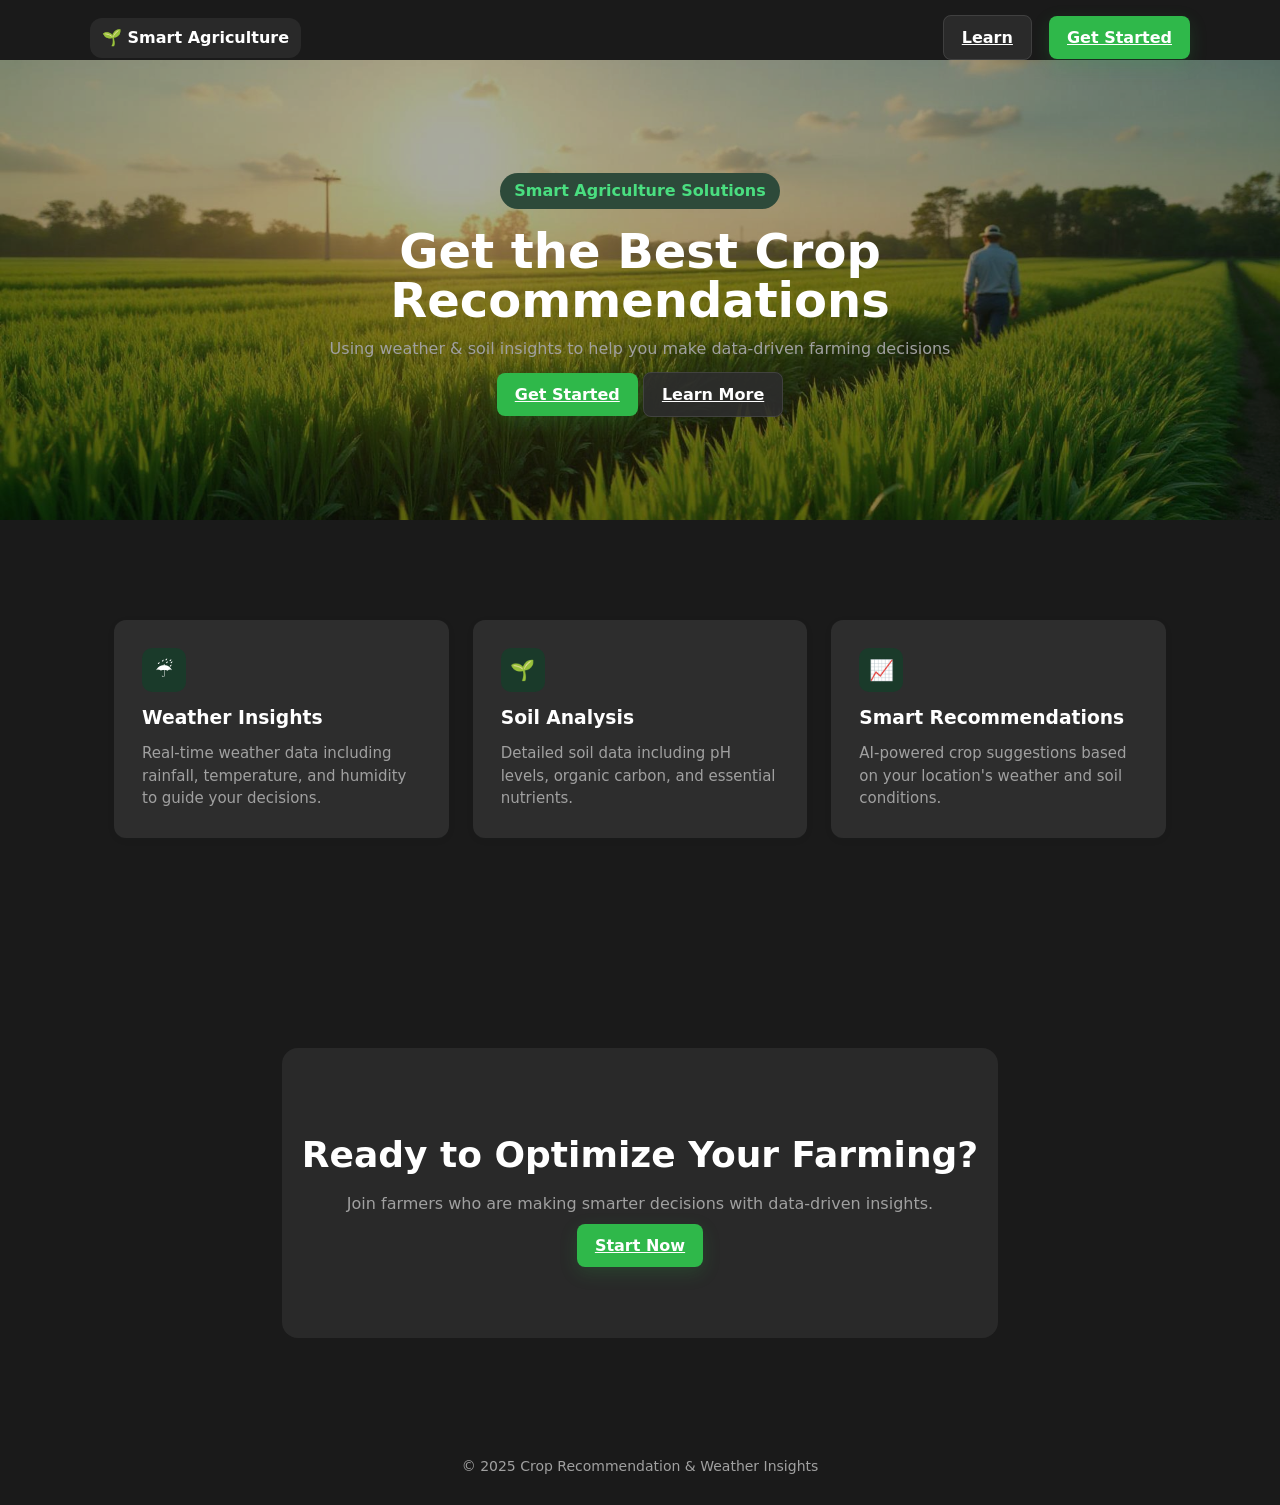
<file: agriplatform/Landing Page/index.html>
<!doctype html>
<html lang="en">
<head>
  <meta charset="utf-8" />
  <meta name="viewport" content="width=device-width, initial-scale=1" />
  <title>Crop Recommendation & Weather Insights</title>
  <link rel="stylesheet" href="styles.css">
</head>
<body>
  <header class="site-header">
    <nav class="nav">
      <div class="logo">🌱 Smart Agriculture</div>
      <div class="nav-actions">
        <a class="btn ghost" id="learn" href="../Get-started/location.html">Learn</a>
        <a class="btn primary" id="get-started" href="../Get-started/location.html">Get Started</a>
      </div>
    </nav> 
  </header>

  <section class="hero">
    <img src="hero-farm.jpg" alt="fields" class="hero-bg">
    <div class="hero-inner">
      <span class="badge">Smart Agriculture Solutions</span>
      <h1>Get the Best Crop Recommendations</h1>
      <p class="sub">Using weather & soil insights to help you make data-driven farming decisions</p>
      <div class="hero-ctas">
        <a class="btn primary" id="start-now" href="../Get-started/location.html">Get Started</a>
        <a class="btn ghost" id="learn-more" href="../learn_more/index1.html">Learn More</a>
      </div>
    </div>
  </section>

  <main class="features-section">
    <div class="cards container">
      <div class="card">
        <div class="icon">☔</div>
        <h3>Weather Insights</h3>
        <p>Real-time weather data including rainfall, temperature, and humidity to guide your decisions.</p>
      </div>

      <div class="card">
        <div class="icon">🌱</div>
        <h3>Soil Analysis</h3>
        <p>Detailed soil data including pH levels, organic carbon, and essential nutrients.</p>
      </div>

      <div class="card">
        <div class="icon">📈</div>
        <h3>Smart Recommendations</h3>
        <p>AI-powered crop suggestions based on your location's weather and soil conditions.</p>
      </div>
    </div>
  </main>

  <section class="cta-section">

    <div class="cta-inner">
      <h2>Ready to Optimize Your Farming?</h2>
      <p>Join farmers who are making smarter decisions with data-driven insights.</p>
      <a class="btn primary" id="start-cta" href="../Get-started/location.html">Start Now</a>
    </div>
  </section>

  <footer class="site-footer">
    <p>© 2025 Crop Recommendation & Weather Insights</p>
  </footer>

  <script src="script.js"></script>
</body>
</html>
</file>
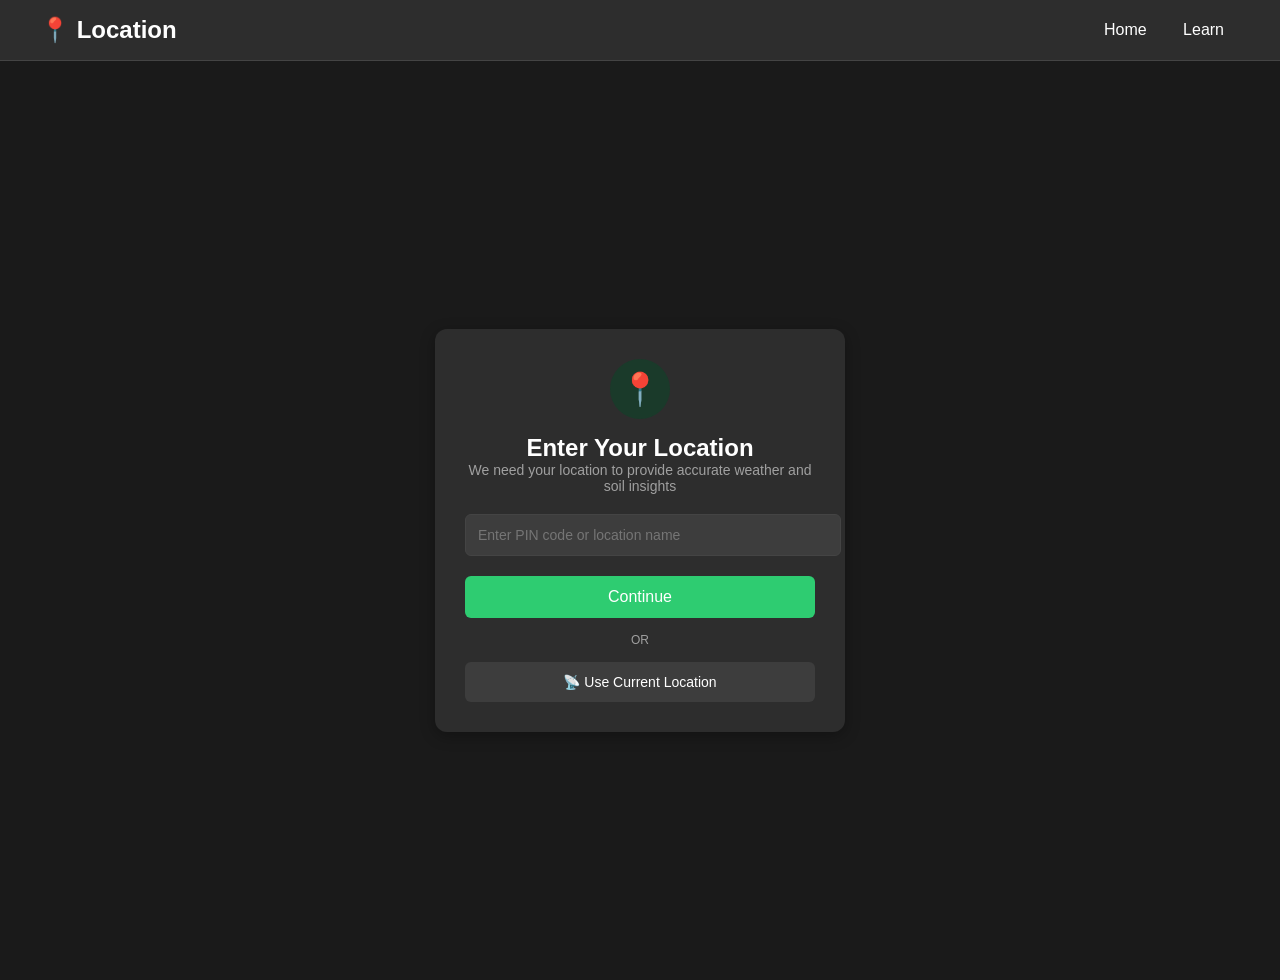
<file: agriplatform/Get-started/location.html>
<!-- index.html -->
<!DOCTYPE html>
<html lang="en">
<head>
  <meta charset="UTF-8" />
  <meta name="viewport" content="width=device-width, initial-scale=1.0" />
  <title>Location Prompt</title>
  <link rel="stylesheet" href="location.css" />
</head>
<body>
  <header class="site-header">
    <nav class="nav">
      <div class="logo">📍 Location</div>
      <div class="nav-actions">
        <a href="../Landing Page/index.html">Home</a>
        <a href="../learn_more/index1.html">Learn</a>
      </div>
    </nav>
  </header>

  <div class="container">
    <div class="card">
      <div class="icon">📍</div>
      <h2>Enter Your Location</h2>
      <p class="subtitle">We need your location to provide accurate weather and soil insights</p>

      <input type="text" id="locationInput" placeholder="Enter PIN code or location name" />

      <button id="continueBtn" class="primary-btn">Continue</button>

      <div class="divider">OR</div>

      <button id="currentLocationBtn" class="secondary-btn">📡 Use Current Location</button>
    </div>
  </div>

  <script src="location.js"></script>
</body>
</html>
</file>
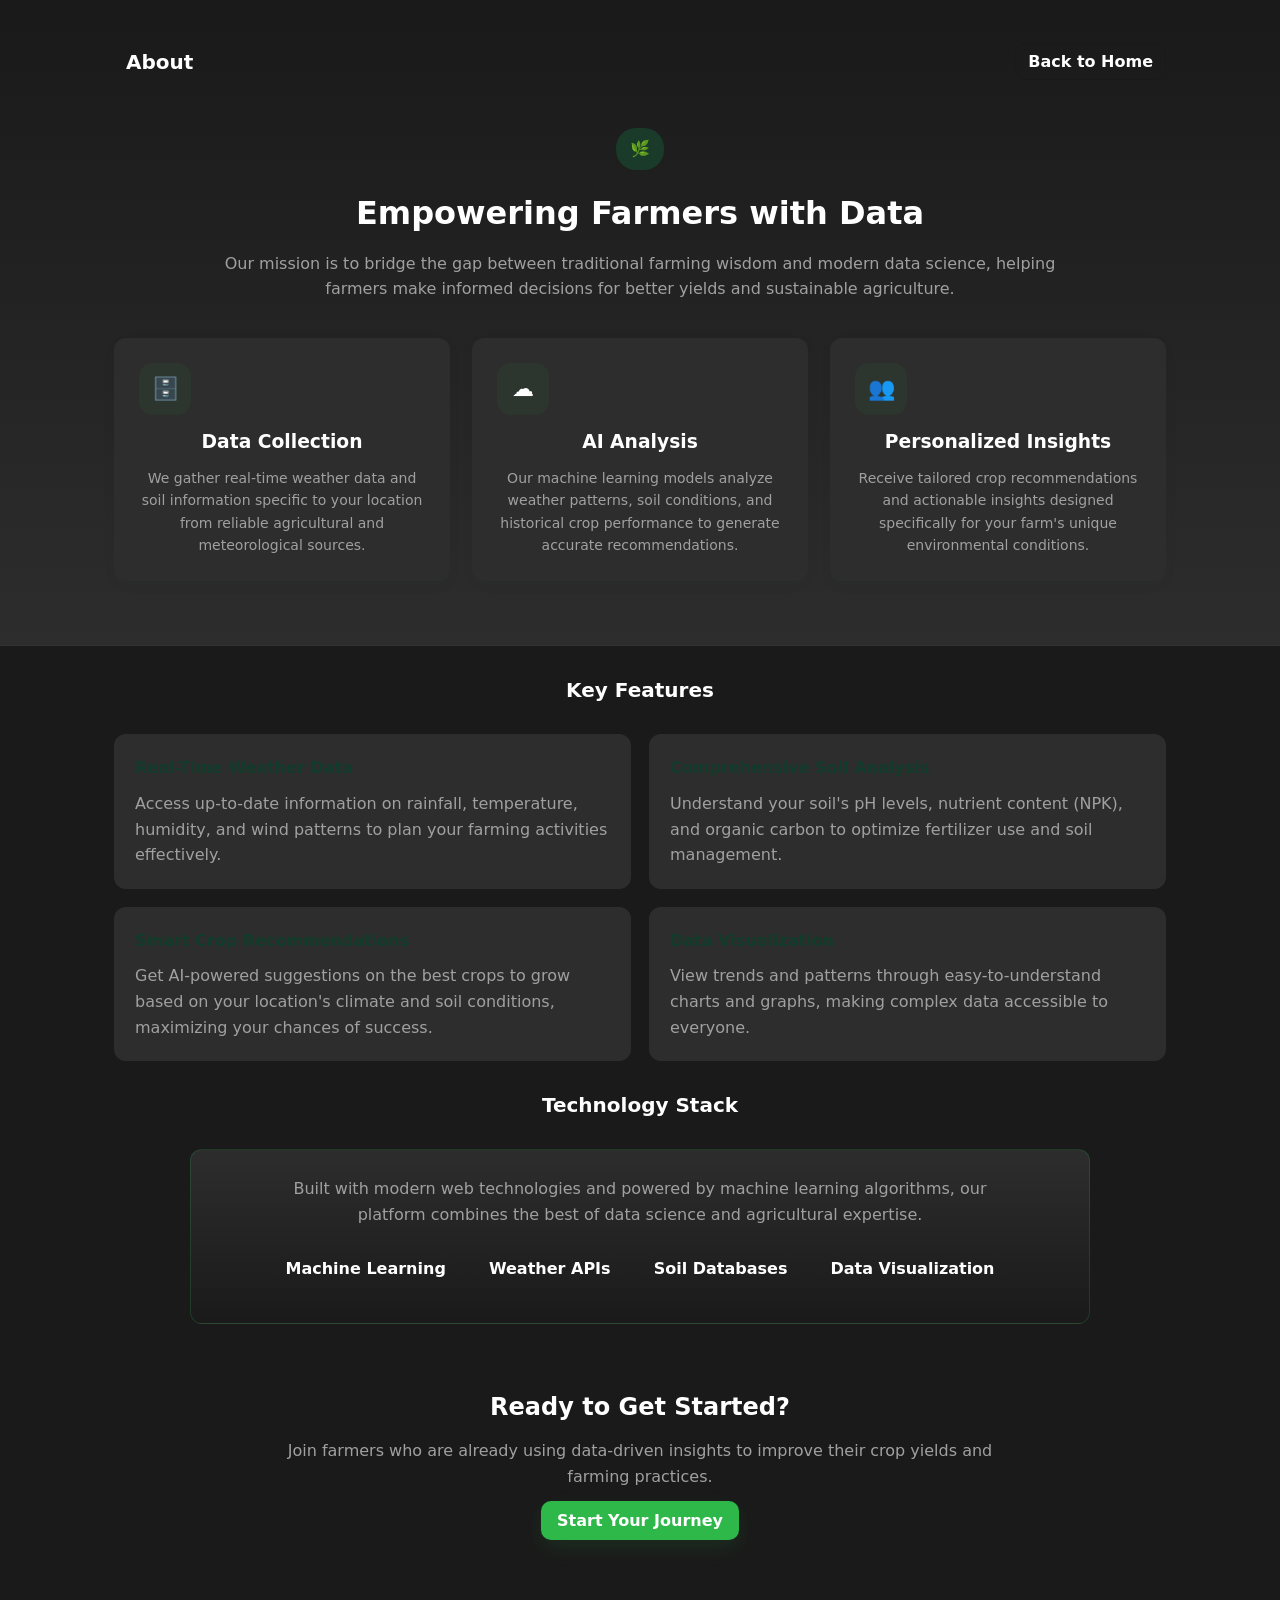
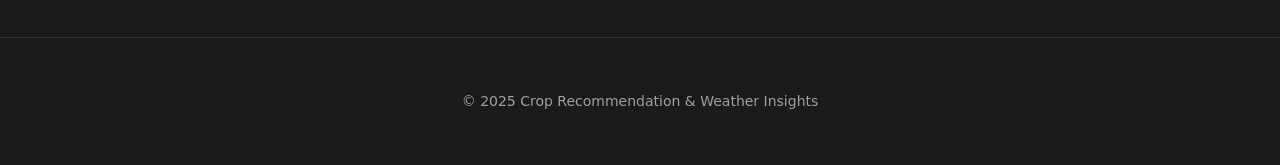
<file: agriplatform/learn_more/index1.html>
<!doctype html>
<html lang="en">
<head>
  <meta charset="utf-8" />
  <meta name="viewport" content="width=device-width, initial-scale=1" />
  <title>About — Crop Recommendation</title>
  <link rel="stylesheet" href="styles1.css">
</head>
<body>
  <header class="site-header">
    <div class="nav container" style="align-items:center;">
      <div class="logo">About</div>
      <div class="nav-actions">
        <a href="../Landing Page/index.html" class="btn ghost">Back to Home</a>
      </div>
    </div>
  </header>

  <main style="padding-top:20px;">
    <section class="about-hero">
      <div class="container">
        <div class="badge">🌿</div>
        <h1>Empowering Farmers with Data</h1>
        <p>Our mission is to bridge the gap between traditional farming wisdom and modern data science, helping farmers make informed decisions for better yields and sustainable agriculture.</p>

        <div class="how-grid" aria-label="How it works">
          <div class="card">
            <div class="icon">🗄️</div>
            <h3>Data Collection</h3>
            <p>We gather real-time weather data and soil information specific to your location from reliable agricultural and meteorological sources.</p>
          </div>
          <div class="card">
            <div class="icon">☁️</div>
            <h3>AI Analysis</h3>
            <p>Our machine learning models analyze weather patterns, soil conditions, and historical crop performance to generate accurate recommendations.</p>
          </div>
          <div class="card">
            <div class="icon">👥</div>
            <h3>Personalized Insights</h3>
            <p>Receive tailored crop recommendations and actionable insights designed specifically for your farm's unique environmental conditions.</p>
          </div>
        </div>
      </div>
    </section>

    <section class="container" style="padding-top:28px;">
      <h3 style="text-align:center;font-size:20px;margin-bottom:14px;">Key Features</h3>
      <div class="features-grid">
        <div class="feature-card">
          <h4 style="margin-bottom:10px;color:#123b2c;">Real-Time Weather Data</h4>
          <p>Access up-to-date information on rainfall, temperature, humidity, and wind patterns to plan your farming activities effectively.</p>
        </div>
        <div class="feature-card">
          <h4 style="margin-bottom:10px;color:#123b2c;">Comprehensive Soil Analysis</h4>
          <p>Understand your soil's pH levels, nutrient content (NPK), and organic carbon to optimize fertilizer use and soil management.</p>
        </div>
        <div class="feature-card">
          <h4 style="margin-bottom:10px;color:#123b2c;">Smart Crop Recommendations</h4>
          <p>Get AI-powered suggestions on the best crops to grow based on your location's climate and soil conditions, maximizing your chances of success.</p>
        </div>
        <div class="feature-card">
          <h4 style="margin-bottom:10px;color:#123b2c;">Data Visualization</h4>
          <p>View trends and patterns through easy-to-understand charts and graphs, making complex data accessible to everyone.</p>
        </div>
      </div>

      <h3 style="text-align:center;font-size:20px;margin:28px 0 10px;">Technology Stack</h3>
      <div class="tech-box">
        <p style="max-width:760px;margin:0 auto;color:var(--muted)">Built with modern web technologies and powered by machine learning algorithms, our platform combines the best of data science and agricultural expertise.</p>
        <div style="margin-top:14px;">
          <span class="pill">Machine Learning</span>
          <span class="pill">Weather APIs</span>
          <span class="pill">Soil Databases</span>
          <span class="pill">Data Visualization</span>
        </div>
      </div>

      <div class="final-cta">
        <h3>Ready to Get Started?</h3>
        <p>Join farmers who are already using data-driven insights to improve their crop yields and farming practices.</p>
        <a href="../Get-started/location.html" class="btn primary">Start Your Journey</a>
      </div>
    </section>
  </main>

  <footer class="site-footer">
    <div class="container">© 2025 Crop Recommendation & Weather Insights</div>
  </footer>

  <script src="script1.js"></script>
</body>
</html>
</file>
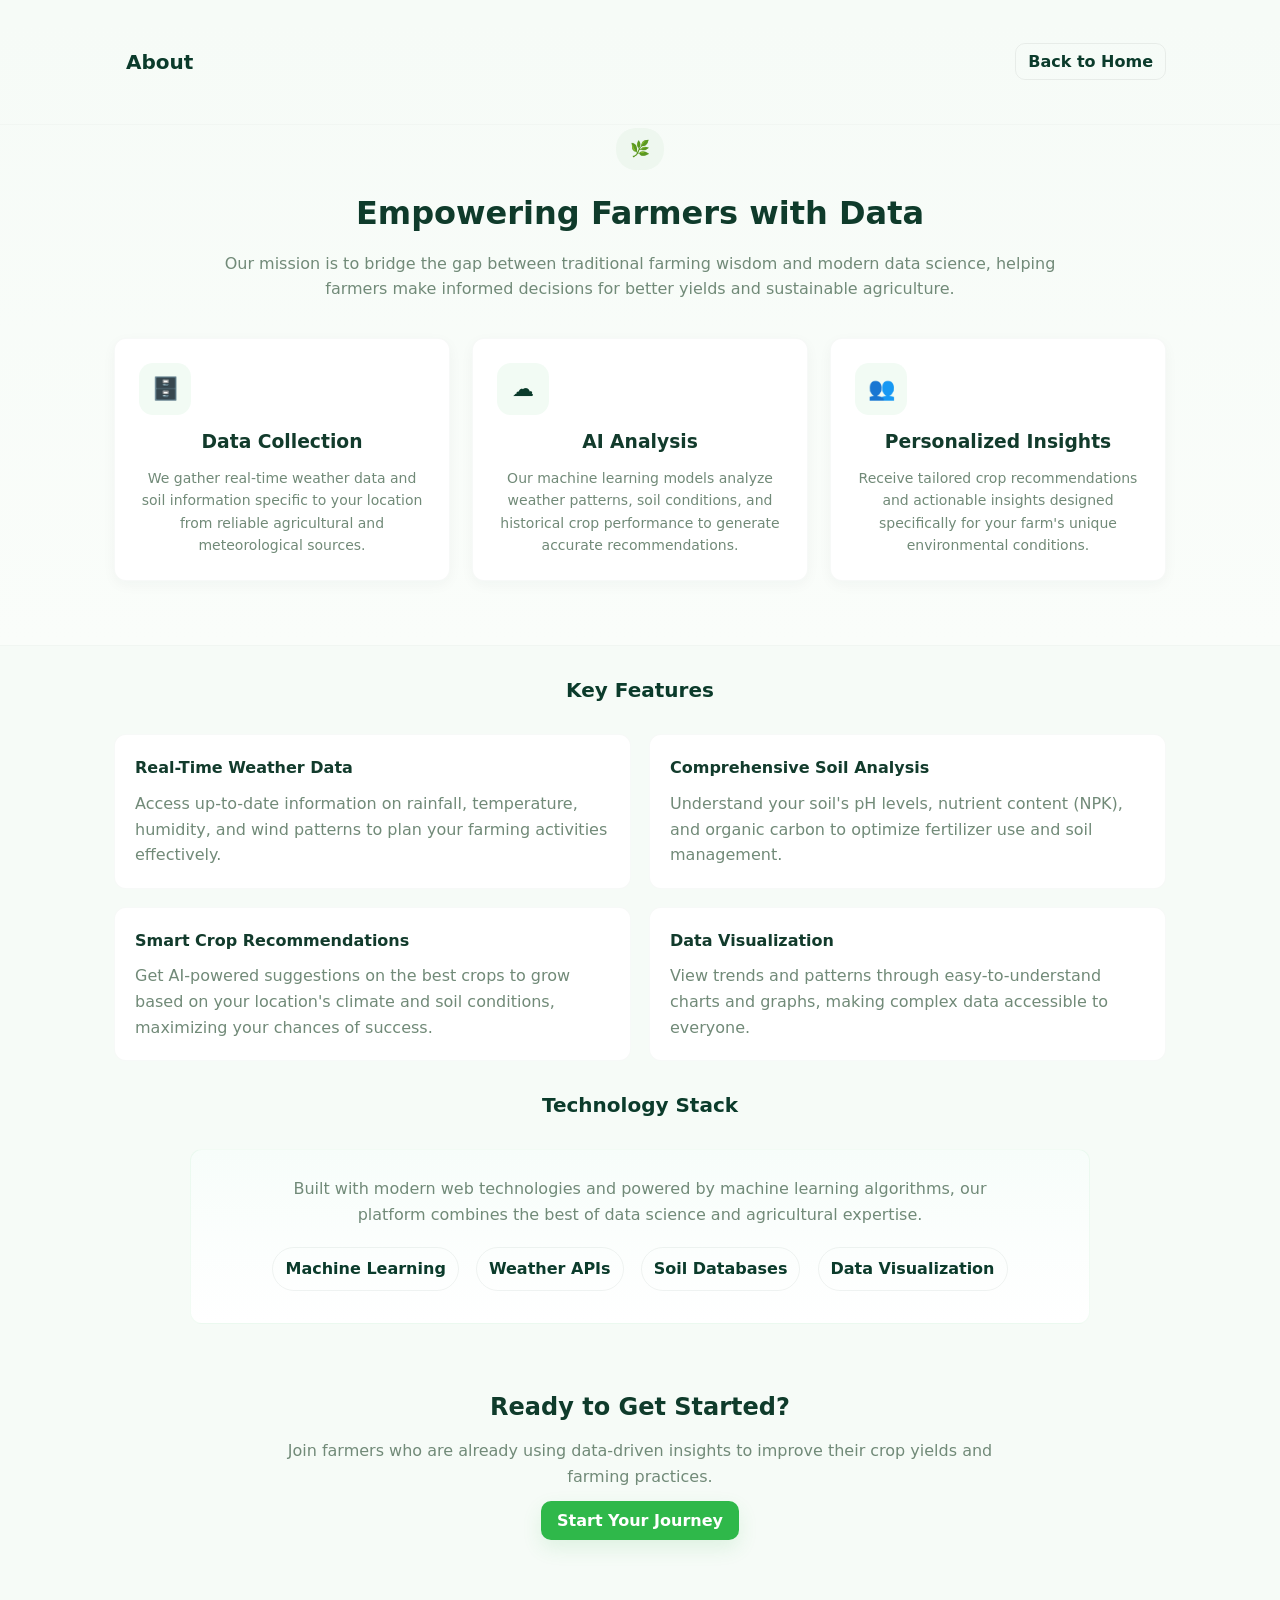
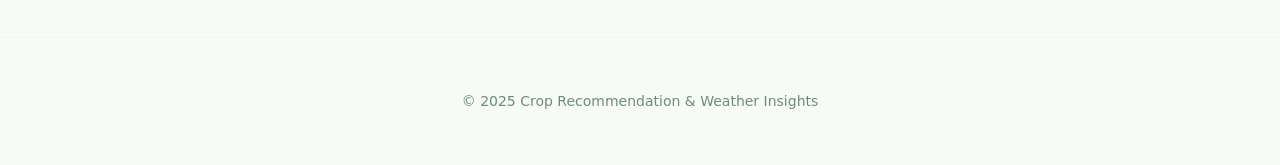
<file: Learn-more/agriplatform/about.html>
<!doctype html>
<html lang="en">
<head>
  <meta charset="utf-8" />
  <meta name="viewport" content="width=device-width, initial-scale=1" />
  <title>About — Crop Recommendation</title>
  <link rel="stylesheet" href="styles.css">
</head>
<body>
  <header class="site-header">
    <div class="nav container" style="align-items:center;">
      <div class="logo">About</div>
      <div class="nav-actions">
        <a href="index.html" class="btn ghost">Back to Home</a>
      </div>
    </div>
  </header>

  <main style="padding-top:20px;">
    <section class="about-hero">
      <div class="container">
        <div class="badge">🌿</div>
        <h1>Empowering Farmers with Data</h1>
        <p>Our mission is to bridge the gap between traditional farming wisdom and modern data science, helping farmers make informed decisions for better yields and sustainable agriculture.</p>

        <div class="how-grid" aria-label="How it works">
          <div class="card">
            <div class="icon">🗄️</div>
            <h3>Data Collection</h3>
            <p>We gather real-time weather data and soil information specific to your location from reliable agricultural and meteorological sources.</p>
          </div>
          <div class="card">
            <div class="icon">☁️</div>
            <h3>AI Analysis</h3>
            <p>Our machine learning models analyze weather patterns, soil conditions, and historical crop performance to generate accurate recommendations.</p>
          </div>
          <div class="card">
            <div class="icon">👥</div>
            <h3>Personalized Insights</h3>
            <p>Receive tailored crop recommendations and actionable insights designed specifically for your farm's unique environmental conditions.</p>
          </div>
        </div>
      </div>
    </section>

    <section class="container" style="padding-top:28px;">
      <h3 style="text-align:center;font-size:20px;margin-bottom:14px;">Key Features</h3>
      <div class="features-grid">
        <div class="feature-card">
          <h4 style="margin-bottom:10px;color:#123b2c;">Real-Time Weather Data</h4>
          <p>Access up-to-date information on rainfall, temperature, humidity, and wind patterns to plan your farming activities effectively.</p>
        </div>
        <div class="feature-card">
          <h4 style="margin-bottom:10px;color:#123b2c;">Comprehensive Soil Analysis</h4>
          <p>Understand your soil's pH levels, nutrient content (NPK), and organic carbon to optimize fertilizer use and soil management.</p>
        </div>
        <div class="feature-card">
          <h4 style="margin-bottom:10px;color:#123b2c;">Smart Crop Recommendations</h4>
          <p>Get AI-powered suggestions on the best crops to grow based on your location's climate and soil conditions, maximizing your chances of success.</p>
        </div>
        <div class="feature-card">
          <h4 style="margin-bottom:10px;color:#123b2c;">Data Visualization</h4>
          <p>View trends and patterns through easy-to-understand charts and graphs, making complex data accessible to everyone.</p>
        </div>
      </div>

      <h3 style="text-align:center;font-size:20px;margin:28px 0 10px;">Technology Stack</h3>
      <div class="tech-box">
        <p style="max-width:760px;margin:0 auto;color:var(--muted)">Built with modern web technologies and powered by machine learning algorithms, our platform combines the best of data science and agricultural expertise.</p>
        <div style="margin-top:14px;">
          <span class="pill">Machine Learning</span>
          <span class="pill">Weather APIs</span>
          <span class="pill">Soil Databases</span>
          <span class="pill">Data Visualization</span>
        </div>
      </div>

      <div class="final-cta">
        <h3>Ready to Get Started?</h3>
        <p>Join farmers who are already using data-driven insights to improve their crop yields and farming practices.</p>
        <a href="index.html" class="btn primary">Start Your Journey</a>
      </div>
    </section>
  </main>

  <footer class="site-footer">
    <div class="container">© 2025 Crop Recommendation & Weather Insights</div>
  </footer>

  <script src="script.js"></script>
</body>
</html>
</file>
<file: agriplatform/Landing Page/styles.css>
/* Simple styles to mimic the provided layout */
:root{
  --bg:#1a1a1a;
  --card:#2d2d2d;
  --primary:#2fb84a;
  --muted:#a0a0a0;
  --text:#ffffff;
}
*{box-sizing:border-box;margin:0;padding:0}
body{font-family:Inter, system-ui, -apple-system, "Segoe UI", Roboto, "Helvetica Neue", Arial; color:var(--text); background:var(--bg); line-height:1.5}
.container{max-width:1100px;margin:0 auto;padding:60px 24px;display:flex;gap:30px;align-items:stretch;justify-content:space-between}
.site-header{position:fixed;top:0;left:0;right:0;background:transparent;padding:18px 36px;z-index:30}
.nav{display:flex;justify-content:space-between;align-items:center;max-width:1100px;margin:0 auto}
.logo{font-weight:700;color:var(--text);background:rgba(45,45,45,0.8);padding:8px 12px;border-radius:12px}
.nav-actions .btn{margin-left:12px}

/* Buttons */
.btn{cursor:pointer;border:0;padding:12px 18px;border-radius:8px;font-weight:600}
.btn.primary{background:var(--primary);color:#fff;box-shadow:0 6px 18px rgba(47,184,74,0.18)}
.btn.ghost{background:rgba(45,45,45,0.9);color:var(--text);border:1px solid rgba(255,255,255,0.1)}

/* Hero */
.hero{position:relative;height:460px;display:flex;align-items:center;justify-content:center;overflow:hidden;margin-top:60px}
.hero-bg{position:absolute;inset:0;width:100%;height:100%;object-fit:cover;filter:brightness(0.7) saturate(0.9);opacity:0.95}
.hero-inner{position:relative;z-index:2;text-align:center;color:var(--text);max-width:900px;padding:60px 20px}
.badge{display:inline-block;background:#2d4a3a;color:#4ade80;padding:6px 14px;border-radius:20px;margin-bottom:18px;font-weight:700}
.hero-inner h1{font-size:48px;line-height:1.02;margin-bottom:12px;font-weight:800}
.sub{color:var(--muted);margin-bottom:22px}

/* Cards */
.features-section{background:var(--bg);padding:40px 0 60px}
.cards{gap:24px}
.card{flex:1;background:var(--card);padding:28px;border-radius:12px;box-shadow:0 2px 10px rgba(16,60,40,0.04);min-height:170px;display:flex;flex-direction:column;justify-content:flex-start}
.card .icon{width:44px;height:44px;border-radius:10px;background:#1a3a2a;display:flex;align-items:center;justify-content:center;font-size:20px;margin-bottom:12px}
.card h3{margin-bottom:10px;color:#ffffff}
.card p{color:var(--muted);font-size:15px;}

/* CTA Section */
.cta-section{position:relative;padding:60px 0;display:flex;align-items:center;justify-content:center;overflow:hidden}
.cta-bg{position:absolute;inset:0;width:100%;height:100%;object-fit:cover;filter:brightness(0.95) blur(0px);opacity:0.92}
.cta-inner{position:relative;z-index:2;text-align:center;padding:80px 20px;background:rgba(45,45,45,0.8);border-radius:16px;max-width:800px;margin:30px}
.cta-inner h2{font-size:36px;margin-bottom:10px}
.cta-inner p{color:var(--muted);margin-bottom:18px}

/* Footer */
.site-footer{padding:28px;text-align:center;color:var(--muted);font-size:14px}

/* Responsive */
@media (max-width:900px){
  .hero-inner h1{font-size:34px}
  .container{flex-direction:column;padding:40px 18px}
  .cards{flex-direction:column}
  .card{width:100%}
  .hero{height:360px}
}
</file>
<file: agriplatform/Get-started/location.css>
body, h2, p, input, button {
  margin: 0;
  padding: 0;
  font-family: Arial, sans-serif;
}
body {
  background: #1a1a1a;
  display: flex;
  justify-content: center;
  align-items: center;
  min-height: 100vh;
  padding-top: 80px;
}

.container {
  display: flex;
  justify-content: center;
  align-items: center;
  width: 100%;
}

.card {
  background: #2d2d2d;
  padding: 30px;
  width: 350px;
  text-align: center;
  border-radius: 12px;
  box-shadow: 0 4px 15px rgba(0, 0, 0, 0.3);
  color: #ffffff;
}

.icon {
  font-size: 32px;
  background: #1a3a2a;
  width: 60px;
  height: 60px;
  display: flex;
  justify-content: center;
  align-items: center;
  border-radius: 50%;
  margin: 0 auto 15px;
}

.subtitle {
  color: #a0a0a0;
  font-size: 14px;
  margin-bottom: 20px;
}

input {
  width: 100%;
  padding: 12px;
  border: 1px solid #444;
  border-radius: 6px;
  font-size: 14px;
  margin-bottom: 20px;
  background: #3d3d3d;
  color: #ffffff;
}

.primary-btn {
  width: 100%;
  padding: 12px;
  background: #2ecc71;
  border: none;
  color: white;
  font-size: 16px;
  cursor: pointer;
  border-radius: 6px;
  transition: 0.2s;
}

.primary-btn:hover {
  background: #27ae60;
}

.divider {
  margin: 15px 0;
  font-size: 12px;
  color: #a0a0a0;
}

.secondary-btn {
  width: 100%;
  padding: 12px;
  background: #3d3d3d;
  border: none;
  color: #ffffff;
  font-size: 14px;
  cursor: pointer;
  border-radius: 6px;
  display: flex;
  justify-content: center;
  align-items: center;
  gap: 8px;
}

.secondary-btn:hover {
  background: #4a4a4a;
}

/* Header styles */
.site-header {
  background: #2d2d2d;
  padding: 1rem 2rem;
  border-bottom: 1px solid #444;
  position: fixed;
  top: 0;
  left: 0;
  right: 0;
  z-index: 100;
}

.nav {
  display: flex;
  justify-content: space-between;
  align-items: center;
  max-width: 1200px;
  margin: 0 auto;
}

.logo {
  font-size: 1.5rem;
  font-weight: bold;
  color: #ffffff;
}

.nav-actions a {
  text-decoration: none;
  color: #ffffff;
  padding: 0.5rem 1rem;
  border-radius: 4px;
  transition: background 0.2s;
}

.nav-actions a:hover {
  background: #4a4a4a;
}
</file>
<file: agriplatform/learn_more/styles1.css>
:root{
  --bg:#1a1a1a;
  --card:#2d2d2d;
  --primary:#2fb84a;
  --muted:#a0a0a0;
  --text:#ffffff;
  --soft:#1a3a2a;
  --accent-border: rgba(47,184,74,0.2);
}
*{box-sizing:border-box;margin:0;padding:0}
body{font-family:Inter, system-ui, -apple-system, "Segoe UI", Roboto, "Helvetica Neue", Arial; color:var(--text); background:var(--bg); line-height:1.6}
a{color:inherit;text-decoration:none}
.site-header{position:fixed;top:0;left:0;right:0;background:transparent;padding:16px 28px;z-index:40;border-bottom:1px solid rgba(0,0,0,0.02)}
.nav{display:flex;justify-content:space-between;align-items:center;max-width:1200px;margin:0 auto}
.logo{font-weight:800;color:var(--text);font-size:20px;padding:6px 12px;border-radius:10px}
.btn{cursor:pointer;border:0;padding:10px 14px;border-radius:10px;font-weight:700}
.btn.ghost{background:transparent;border:1px solid rgba(0,0,0,0.06);padding:8px 12px}
.btn.primary{background:var(--primary);color:#fff;padding:10px 16px;border-radius:10px;box-shadow:0 8px 20px rgba(47,184,74,0.12)}

/* Page container */
.container{max-width:1100px;margin:0 auto;padding:24px}

/* About hero */
.about-hero{padding:84px 24px 40px;text-align:center;background:linear-gradient(180deg, rgba(26,26,26,1) 0%, rgba(45,45,45,1) 100%);border-bottom:1px solid rgba(255,255,255,0.1)}
.about-hero .badge{display:inline-block;background:var(--soft);color:var(--primary);padding:8px 14px;border-radius:20px;font-weight:700;margin-bottom:18px}
.about-hero h1{font-size:32px;margin-bottom:12px;font-weight:800;color:#ffffff}
.about-hero p{max-width:880px;margin:0 auto;color:var(--muted)}

/* How it works cards */
.how-grid{display:flex;gap:22px;margin-top:36px}
.card{flex:1;background:var(--card);padding:24px;border-radius:12px;box-shadow:0 4px 14px rgba(16,60,40,0.04);min-height:150px;border:1px solid rgba(11,59,43,0.03)}
.card .icon{width:52px;height:52px;border-radius:14px;background:rgba(47,184,74,0.06);display:flex;align-items:center;justify-content:center;font-size:22px;margin-bottom:12px}
.card h3{margin-bottom:10px;color:#ffffff;font-weight:700}
.card p{color:var(--muted);font-size:14px;}

/* Key features grid */
.features-grid{display:grid;grid-template-columns:repeat(2,1fr);gap:18px;margin-top:28px;width:100%}
.feature-card{background:var(--card);padding:20px;border-radius:12px;border:1px solid rgba(11,59,43,0.03);box-shadow:none;color:var(--muted)}

/* Tech stack box */
.tech-box{background:linear-gradient(180deg, rgba(45,45,45,1), rgba(26,26,26,1));border-radius:12px;padding:26px;border:1px solid rgba(47,184,74,0.2);max-width:900px;margin:28px auto;text-align:center}
.pill{display:inline-block;padding:8px 12px;border-radius:999px;border:1px solid rgba(11,59,43,0.06);margin:6px;font-weight:700;background:transparent;color:var(--text)}

/* Final CTA */
.final-cta{text-align:center;padding:36px 20px 80px}
.final-cta h3{font-size:24px;margin-bottom:12px;color:#ffffff}
.final-cta p{color:var(--muted);margin-bottom:18px;max-width:760px;margin-left:auto;margin-right:auto}

/* Footer */
.site-footer{padding:28px;text-align:center;color:var(--muted);font-size:14px;border-top:1px solid rgba(255,255,255,0.1)}

/* Responsive */
@media (max-width:900px){
  .how-grid{flex-direction:column}
  .features-grid{grid-template-columns:1fr}
  .about-hero{padding-top:72px}
  .card{min-height:unset}
}
</file>
<file: Learn-more/agriplatform/styles.css>
:root{
  --bg:#f6fbf7;
  --card:#ffffff;
  --primary:#2fb84a;
  --muted:#718a78;
  --text:#0b3b2b;
  --soft:#eef7ef;
  --accent-border: rgba(47,184,74,0.06);
}
*{box-sizing:border-box;margin:0;padding:0}
body{font-family:Inter, system-ui, -apple-system, "Segoe UI", Roboto, "Helvetica Neue", Arial; color:var(--text); background:var(--bg); line-height:1.6}
a{color:inherit;text-decoration:none}
.site-header{position:fixed;top:0;left:0;right:0;background:transparent;padding:16px 28px;z-index:40;border-bottom:1px solid rgba(0,0,0,0.02)}
.nav{display:flex;justify-content:space-between;align-items:center;max-width:1200px;margin:0 auto}
.logo{font-weight:800;color:var(--text);font-size:20px;padding:6px 12px;border-radius:10px}
.btn{cursor:pointer;border:0;padding:10px 14px;border-radius:10px;font-weight:700}
.btn.ghost{background:transparent;border:1px solid rgba(0,0,0,0.06);padding:8px 12px}
.btn.primary{background:var(--primary);color:#fff;padding:10px 16px;border-radius:10px;box-shadow:0 8px 20px rgba(47,184,74,0.12)}

/* Page container */
.container{max-width:1100px;margin:0 auto;padding:24px}

/* About hero */
.about-hero{padding:84px 24px 40px;text-align:center;background:linear-gradient(180deg, rgba(246,251,247,1) 0%, rgba(250,253,250,1) 100%);border-bottom:1px solid rgba(0,0,0,0.02)}
.about-hero .badge{display:inline-block;background:var(--soft);color:var(--primary);padding:8px 14px;border-radius:20px;font-weight:700;margin-bottom:18px}
.about-hero h1{font-size:32px;margin-bottom:12px;font-weight:800;color:#0f3b2b}
.about-hero p{max-width:880px;margin:0 auto;color:var(--muted)}

/* How it works cards */
.how-grid{display:flex;gap:22px;margin-top:36px}
.card{flex:1;background:var(--card);padding:24px;border-radius:12px;box-shadow:0 4px 14px rgba(16,60,40,0.04);min-height:150px;border:1px solid rgba(11,59,43,0.03)}
.card .icon{width:52px;height:52px;border-radius:14px;background:rgba(47,184,74,0.06);display:flex;align-items:center;justify-content:center;font-size:22px;margin-bottom:12px}
.card h3{margin-bottom:10px;color:#123b2c;font-weight:700}
.card p{color:var(--muted);font-size:14px;}

/* Key features grid */
.features-grid{display:grid;grid-template-columns:repeat(2,1fr);gap:18px;margin-top:28px;width:100%}
.feature-card{background:var(--card);padding:20px;border-radius:12px;border:1px solid rgba(11,59,43,0.03);box-shadow:none;color:var(--muted)}

/* Tech stack box */
.tech-box{background:linear-gradient(180deg, rgba(247,253,250,1), rgba(255,255,255,1));border-radius:12px;padding:26px;border:1px solid rgba(47,184,74,0.06);max-width:900px;margin:28px auto;text-align:center}
.pill{display:inline-block;padding:8px 12px;border-radius:999px;border:1px solid rgba(11,59,43,0.06);margin:6px;font-weight:700;background:transparent;color:var(--text)}

/* Final CTA */
.final-cta{text-align:center;padding:36px 20px 80px}
.final-cta h3{font-size:24px;margin-bottom:12px;color:#0f3b2b}
.final-cta p{color:var(--muted);margin-bottom:18px;max-width:760px;margin-left:auto;margin-right:auto}

/* Footer */
.site-footer{padding:28px;text-align:center;color:var(--muted);font-size:14px;border-top:1px solid rgba(0,0,0,0.02)}

/* Responsive */
@media (max-width:900px){
  .how-grid{flex-direction:column}
  .features-grid{grid-template-columns:1fr}
  .about-hero{padding-top:72px}
  .card{min-height:unset}
}
</file>
